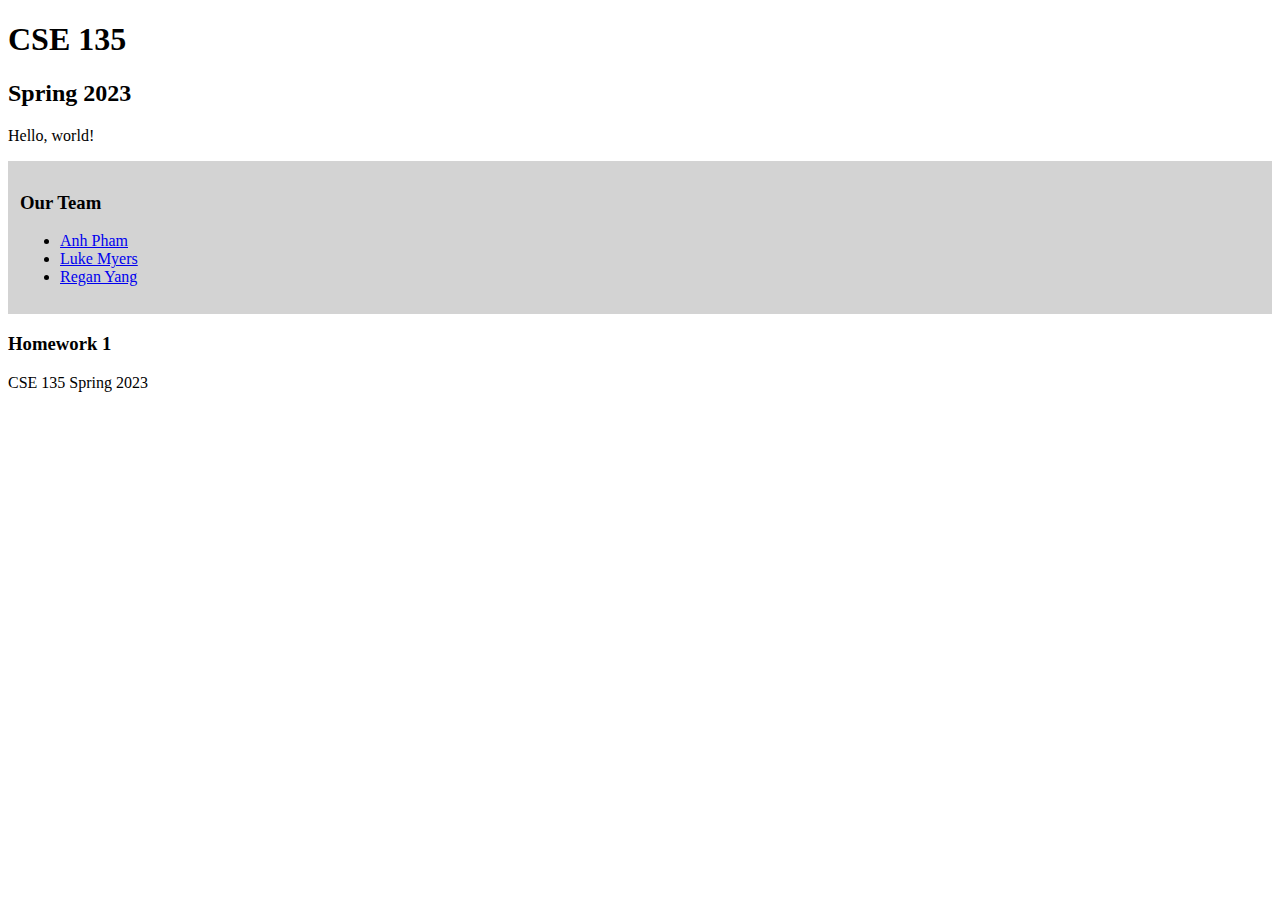
<file: index.html>
<!DOCTYPE html>
<html lang="en">

<head>
  <meta charset="utf-8">
  <meta name="viewport" content="width=device-width">
  <meta name="color-scheme" content="light dark">
  <link rel="stylesheet" href="styles.css">
  <title>CSE 135</title>
</head>

<body>
  <header>
    <h1>CSE 135</h1>
    <h2>Spring 2023</h2>
  </header>
  
  <p>Hello, world!</p>

  <aside>
    <h3>Our Team</h3>
      <ul>
      <li><a href="./members/anhpham.html">Anh Pham</a></li>
      <li><a href="./members/lukemyers.html">Luke Myers</a></li>
      <li><a href="./members/reganyang.html">Regan Yang</a></li>
    </ul>
  </aside>
  
  <section>
    <h3>Homework 1</h3>
  </section>
  
  <footer>
    <p>CSE 135 Spring 2023</p>
  </footer>

</body>

</html>
</file>
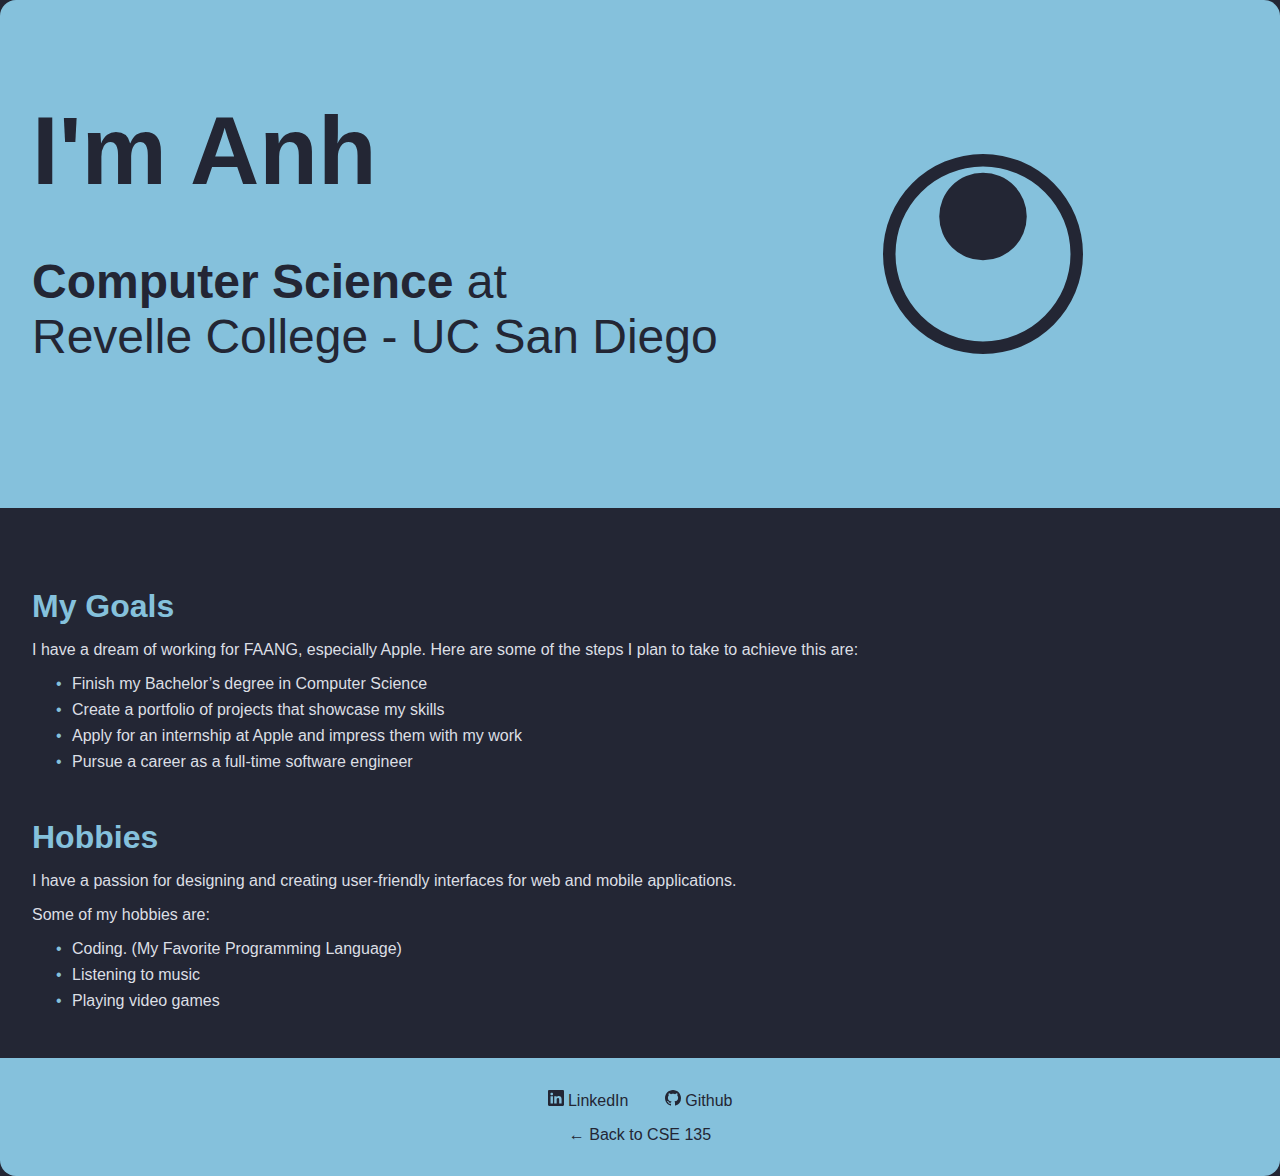
<file: members/anhpham.html>
<!DOCTYPE html>
<html lang="en">

<head>
    <meta charset="UTF-8">
    <meta http-equiv="X-UA-Compatible" content="IE=edge">
    <meta name="viewport" content="width=device-width, initial-scale=1.0">
    <title>Members - Anh Pham</title>

    <style>
        :root {
            --black: #232634;
            --white: #DCDFE4;
            --sapphire: #85c1dc;
            --primary-color: var(--black);
            --secondary-color: var(--sapphire);
        }

        html {
            background-color: var(--primary-color);
        }

        body {
            margin: 0;
            padding: 0;
            font-family: Arial, Helvetica, sans-serif;
        }

        /* HEADER */
        header {
            background-color: var(--secondary-color);
            color: var(--primary-color);
            padding: 2rem;
            text-align: center;
            font-size: 2.5rem;
            display: flex;
            flex-direction: column;
            align-items: center;
            animation: fade 2s;
            border-top-left-radius: 1rem;
            border-top-right-radius: 1rem;
        }

        header .content {
            flex-direction: row;
            align-items: center;
        }

        header .content {
            display: flex;
            flex-direction: column;
            align-items: center;
        }

        header h1 {
            margin: 0;
        }

        header svg {
            width: 200px;
            height: 200px;
            margin: 2rem 0;
        }

        /* MAIN */
        main {
            padding: 2rem;
            text-align: center;
            color: var(--white);
            background-color: var(--black);
        }

        main h2 {
            font-size: 2rem;
            margin: 3rem 0 1rem 0;
            color: var(--secondary-color);
        }

        main p {
            font-size: 1rem;
            margin: 1rem 0;
        }

        main h2:first-of-type {
            animation: fade-n-fly 0.5s;
        }

        main article {
            animation: fade-n-fly 2s;
        }


        /* FOOTER */
        footer {
            background-color: var(--secondary-color);
            color: var(--primary-color);
            padding: 2rem;
            text-align: center;
            border-bottom-left-radius: 1rem;
            border-bottom-right-radius: 1rem;
        }

        footer a {
            color: var(--primary-color);
            text-decoration: none;
            margin: 0 1rem;
        }

        footer a:hover {
            text-decoration: underline;
        }

        footer .back-to-home {
            margin-top: 1rem;
        }

        /* LIST */
        ul {
            list-style-type: none;
        }

        ul li::before {
            content: "•";
            color: var(--secondary-color);
            display: inline-block;
            width: 1em;
            margin-left: -1em;
        }

        ul li {
            margin: 0.5rem 0;
        }

        .mobile-hidden {
            display: none;
        }

        /* ANIMATION */

        /* Animation header fading text with @keyframes */
        @keyframes fade {
            from {
                opacity: 0;
            }

            to {
                opacity: 1;
            }
        }

        /* FadeandFlyIn Bottom to top */
        @keyframes fade-n-fly {
            0% {
                opacity: 0;
                transform: translateY(30%);
            }

            100% {
                opacity: 1;
                transform: translateY(0);
            }
        }

        /* Desktop */
        @media (min-width: 768px) {

            .mobile-hidden {
                display: initial;
            }

            h1,
            h2,
            h3,
            h4,
            h5,
            h6,
            p {
                text-align: left;
            }

            ul,
            li {
                text-align: left;
            }

            header {
                padding: 6rem 2rem;
                font-size: 3rem;
                flex-direction: row;
            }

            header .content {
                align-items: flex-start;
            }

            header svg {
                margin: auto;
            }
        }
    </style>
</head>

<body>
    <header>
        <div class="content">
            <h1>I'm <span>Anh</span></h1>
            <p><b>Computer Science</b> at <br>Revelle College - UC San Diego</p>
        </div>
        <svg xmlns="http://www.w3.org/2000/svg" width="200" height="200" fill="currentColor" class="bi bi-person-circle"
            viewBox="0 0 16 16">
            <path
                d="M8 0a8 8 0 1 0 0 16A8 8 0 0 0 8 0zm0 1a7 7 0 1 1 0 14A7 7 0 0 1 8 1zm3.5 4a3.5 3.5 0 1 0-7 0 3.5 3.5 0 0 0 7 0z" />
        </svg>


        <!-- <img loading="lazy" src="./../assets/anh/illu-200.png" alt="Anh Pham" width="200" height="200"> -->
    </header>

    <main>
        <article>
            <h2>My Goals</h2>
            <p>I have a dream of working for FAANG, especially Apple. Here are some of the steps I plan to take to
                achieve this are:</p>
            <ul>
                <li>Finish my Bachelor’s degree in Computer Science</li>
                <li>Create a portfolio of projects that showcase my skills</li>
                <li>Apply for an internship at Apple and impress them with my work</li>
                <li>Pursue a career as a full-time software engineer</li>
            </ul>
        </article>

        <article>
            <h2>Hobbies</h2>
            <p>I have a passion for designing and creating user-friendly interfaces for web and mobile applications.</p>

            <p>Some of my hobbies are:</p>
            <ul>
                <li>Coding. (My Favorite Programming Language)</li>
                <li>Listening to music</li>
                <li>Playing video games</li>
            </ul>
        </article>
    </main>

    <footer>
        <!-- Social media links with inline SVG icons from icons.getbootstrap.com -->
        <div class="social">
            <a href="https://www.linkedin.com/in/phuanh004/" target="_blank">
                <svg xmlns="http://www.w3.org/2000/svg" width="16" height="16" fill="currentColor" viewBox="0 0 16 16">
                    <path
                        d="M0 1.146C0 .513.526 0 1.175 0h13.65C15.474 0 16 .513 16 1.146v13.708c0 .633-.526 1.146-1.175 1.146H1.175C.526 16 0 15.487 0 14.854V1.146zm4.943 12.248V6.169H2.542v7.225h2.401zm-1.2-8.212c.837 0 1.358-.554 1.358-1.248-.015-.709-.52-1.248-1.342-1.248-.822 0-1.359.54-1.359 1.248 0 .694.521 1.248 1.327 1.248h.016zm4.908 8.212V9.359c0-.216.016-.432.08-.586.173-.431.568-.878 1.232-.878.869 0 1.216.662 1.216 1.634v3.865h2.401V9.25c0-2.22-1.184-3.252-2.764-3.252-1.274 0-1.845.7-2.165 1.193v.025h-.016a5.54 5.54 0 0 1 .016-.025V6.169h-2.4c.03.678 0 7.225 0 7.225h2.4z" />
                </svg>
                <span class="mobile-hidden">LinkedIn</span>
            </a>

            <!-- Github -->
            <a href="https://github.com/phuanh004" target="_blank">
                <svg xmlns="http://www.w3.org/2000/svg" width="16" height="16" fill="currentColor" viewBox="0 0 16 16">
                    <path
                        d="M8 0C3.58 0 0 3.58 0 8c0 3.54 2.29 6.53 5.47 7.59.4.07.55-.17.55-.38 0-.19-.01-.82-.01-1.49-2.01.37-2.53-.49-2.69-.94-.09-.23-.48-.94-.82-1.13-.28-.15-.68-.52-.01-.53.63-.01 1.08.58 1.23.82.72 1.21 1.87.87 2.33.66.07-.52.28-.87.51-1.07-1.78-.2-3.64-.89-3.64-3.95 0-.87.31-1.59.82-2.15-.08-.2-.36-1.02.08-2.12 0 0 .67-.21 2.2.82.64-.18 1.32-.27 2-.27.68 0 1.36.09 2 .27 1.53-1.04 2.2-.82 2.2-.82.44 1.1.16 1.92.08 2.12.51.56.82 1.27.82 2.15 0 3.07-1.87 3.75-3.65 3.95.29.25.54.73.54 1.48 0 1.07-.01 1.93-.01 2.2 0 .21.15.46.55.38A8.012 8.012 0 0 0 16 8c0-4.42-3.58-8-8-8z" />
                </svg>
                <span class="mobile-hidden">Github</span>
            </a>
        </div>
        <div class="back-to-home">
            <a href="../">← Back to CSE 135</a>
        </div>
    </footer>


</body>

</html>
</file>
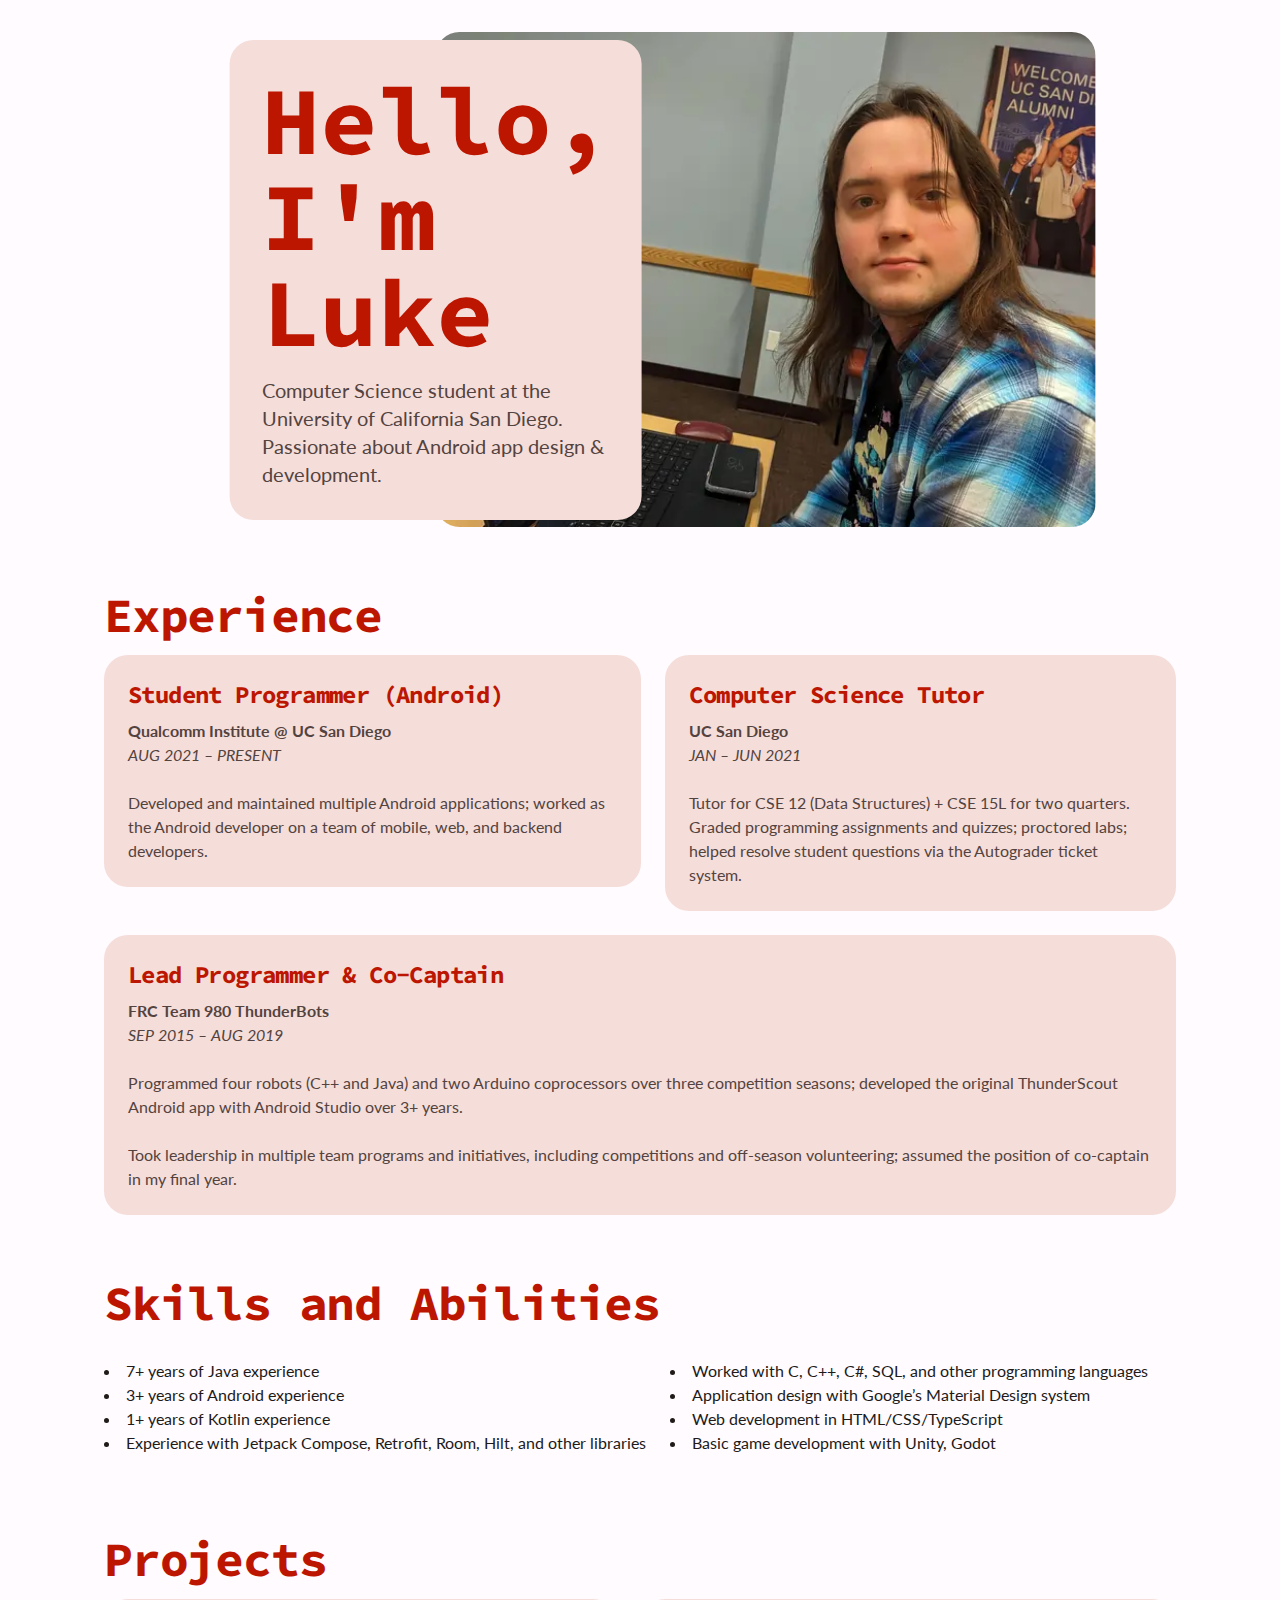
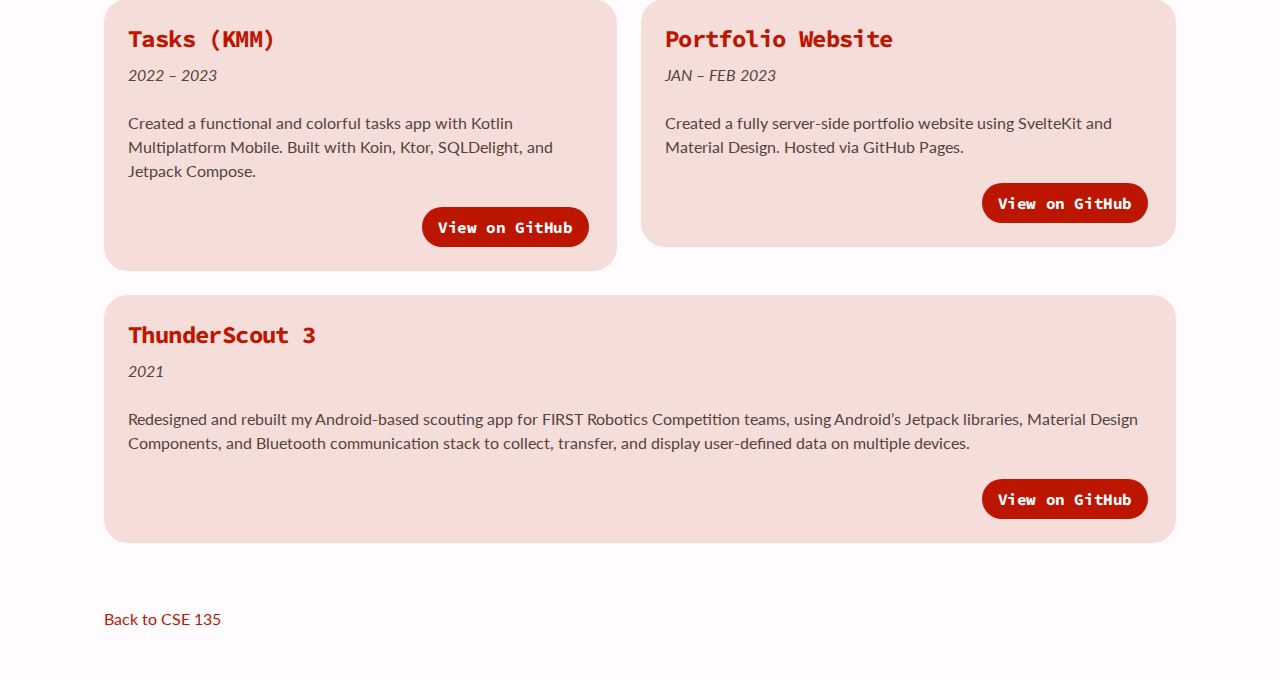
<file: members/lukemyers.html>
<!DOCTYPE html>
<html lang="en">
  <head>
    <meta charset="utf-8">
    <meta name="viewport" content="width=device-width">
    <meta name="color-scheme" content="light dark">
    <link rel="stylesheet" href="../assets/lukemyers/styles.css">
    <link
      rel="stylesheet"
      href="https://fonts.googleapis.com/css2?family=Lato:ital,wght@0,400;0,700;1,400&amp;family=Source+Code+Pro:wght@700&amp;display=swap"
    >
    <title>Luke Myers | CSE 135</title>
  </head>
  <body>
    <header class="card main-header">
      <div class="card-content">
        <h1>Hello, I'm Luke</h1>
        <p>
          Computer Science student at the University of California San Diego.
          Passionate about Android app design & development.
        </p>
      </div>
      <picture>
        <img
          srcset="../assets/lukemyers/header-640.webp 640w, ../assets/lukemyers/header-960.webp 960w, ../assets/lukemyers/header-1920.webp 1920w"
          sizes="50svw"
          alt="Photo of me!"
          src="../assets/lukemyers/header-640.webp"
      >
      </picture>
    </header>
    <main>
      <section>
        <h2>Experience</h2>
        <div class="flex-layout flex-row">
          <div class="flex-item card card-content">
            <h3>Student Programmer (Android)</h3>
            <p><strong>Qualcomm Institute @ UC San Diego</strong></p>
            <p><em class="uppercase">Aug 2021 – Present</em></p>
            <p>&nbsp;</p>
            <p>
              Developed and maintained multiple Android applications; worked as
              the Android developer on a team of mobile, web, and backend
              developers.
            </p>
          </div>
          <div class="flex-item card card-content">
            <h3>Computer Science Tutor</h3>
            <p><strong>UC San Diego</strong></p>
            <p><em class="uppercase">Jan – Jun 2021</em></p>
            <p>&nbsp;</p>
            <p>
              Tutor for CSE 12 (Data Structures) + CSE 15L for two quarters.
              Graded programming assignments and quizzes; proctored labs; helped
              resolve student questions via the Autograder ticket system.
            </p>
          </div>
          <div class="flex-item card card-content">
            <h3>Lead Programmer & Co-Captain</h3>
            <p><strong>FRC Team 980 ThunderBots</strong></p>
            <p><em class="uppercase">Sep 2015 – Aug 2019</em></p>
            <p>&nbsp;</p>
            <p>
              Programmed four robots (C++ and Java) and two Arduino coprocessors
              over three competition seasons; developed the original
              ThunderScout Android app with Android Studio over 3+ years.
            </p>
            <p>&nbsp;</p>
            <p>
              Took leadership in multiple team programs and initiatives,
              including competitions and off-season volunteering; assumed the
              position of co-captain in my final year.
            </p>
          </div>
        </div>
      </section>
      <!--<section>
        <h2>Education</h2>
        <div class="flex-layout flex-row">
          <div class="flex-item card card-content surface">
            Describe my education at UC San Diego. Duis aute irure dolor in
            reprehenderit in voluptate velit esse cillum dolore eu fugiat nulla
            pariatur. Excepteur sint occaecat cupidatat non proident, sunt in
            culpa qui officia deserunt mollit anim id est laborum.
          </div>
        </div>
      </section>-->
      <section>
        <h2>Skills and Abilities</h2>
        <div class="flex-layout flex-row">
          <ul class="flex-item">
            <li>7+ years of Java experience</li>
            <li>3+ years of Android experience</li>
            <li>1+ years of Kotlin experience</li>
            <li>
              Experience with Jetpack Compose, Retrofit, Room, Hilt, and other
              libraries
            </li>
          </ul>
          <ul class="flex-item">
            <li>Worked with C, C++, C#, SQL, and other programming languages</li>
            <li>Application design with Google’s Material Design system</li>
            <li>Web development in HTML/CSS/TypeScript</li>
            <li>Basic game development with Unity, Godot</li>
          </ul>
        </div>
      </section>
      <section>
        <h2>Projects</h2>
        <div class="flex-layout flex-row">
          <div class="flex-item card">
            <div class="card-content">
              <h3>Tasks (KMM)</h3>
              <p><em class="uppercase">2022 – 2023</em></p>
              <p>&nbsp;</p>
              <p>
                Created a functional and colorful tasks app with Kotlin Multiplatform Mobile.
                Built with Koin, Ktor, SQLDelight, and Jetpack Compose. 
              </p>
              <p>&nbsp;</p>
              <div class="action-group">
                <a
                  class="action"
                  href="https://github.com/19lmyers/tasks-kmm/"
                  ><span class="text">View on GitHub</span></a
                >
              </div>
            </div>
          </div>
          <div class="flex-item card">
            <div class="card-content">
              <h3>Portfolio Website</h3>
              <p><em class="uppercase">Jan – Feb 2023</em></p>
              <p>&nbsp;</p>
              <p>Created a fully server-side portfolio website using SvelteKit and Material Design. Hosted via GitHub Pages.</p>
              <p>&nbsp;</p>
              <div class="action-group">
                <a
                  class="action"
                  href="https://github.com/19lmyers/lukemyers.dev/"
                  ><span class="text">View on GitHub</span></a
                >
              </div>
            </div>
          </div>
          <div class="flex-item card">
            <div class="card-content">
              <h3>ThunderScout 3</h3>
              <p><em class="uppercase">2021</em></p>
              <p>&nbsp;</p>
              <p>
                Redesigned and rebuilt my Android-based scouting app for FIRST
                Robotics Competition teams, using Android’s Jetpack libraries,
                Material Design Components, and Bluetooth communication stack to
                collect, transfer, and display user-defined data on multiple
                devices.
              </p>
              <p>&nbsp;</p>
              <div class="action-group">
                <a
                  class="action"
                  href="https://github.com/19lmyers/ThunderScout/"
                  ><span class="text">View on GitHub</span></a
                >
              </div>
            </div>
          </div>
        </div>
      </section>
    </main>
    <footer class="flex-layout">
      <div class="flex-item"><a href="../">Back to CSE 135</a></div>
    </footer>
  </body>
</html>
</file>
<file: styles.css>
aside {
    background-color: lightgray;
    padding: 12px;
    width: auto;
}
</file>
<file: assets/lukemyers/styles.css>
/* Color Vars & Theming */
:root {
    --color-primary-light: #bc1600;
    --color-onPrimary-light: #ffffff;
    --color-primaryContainer-light: #ffdad4;
    --color-onPrimaryContainer-light: #3f0300;
    --color-secondary-light: #775650;
    --color-onSecondary-light: #ffffff;
    --color-secondaryContainer-light: #ffdad4;
    --color-onSecondaryContainer-light: #2c1511;
    --color-tertiary-light: #006688;
    --color-onTertiary-light: #ffffff;
    --color-tertiaryContainer-light: #c1e8ff;
    --color-onTertiaryContainer-light: #001e2b;
    --color-error-light: #ba1a1a;
    --color-onError-light: #ffffff;
    --color-errorContainer-light: #ffdad6;
    --color-onErrorContainer-light: #410002;
    --color-background-light: #fffbff;
    --color-onBackground-light: #201a19;
    --color-surface-light: #fffbff;
    --color-onSurface-light: #201a19;
    --color-surfaceVariant-light: #f5ddd9;
    --color-onSurfaceVariant-light: #534340;
    --color-outline-light: #857370;
    --color-outlineVariant-light: #d8c2be;
    --color-shadow-light: #000000;
    --color-scrim-light: #000000;
    --color-primary-dark: #ffb4a6;
    --color-onPrimary-dark: #660700;
    --color-primaryContainer-dark: #900e00;
    --color-onPrimaryContainer-dark: #ffdad4;
    --color-secondary-dark: #e7bdb5;
    --color-onSecondary-dark: #5d3f3a;
    --color-secondaryContainer-dark: #5d3f3a;
    --color-onSecondaryContainer-dark: #ffdad4;
    --color-tertiary-dark: #75d1ff;
    --color-onTertiary-dark: #003548;
    --color-tertiaryContainer-dark: #004d67;
    --color-onTertiaryContainer-dark: #c1e8ff;
    --color-error-dark: #ffb4ab;
    --color-onError-dark: #690005;
    --color-errorContainer-dark: #93000a;
    --color-onErrorContainer-dark: #ffb4ab;
    --color-background-dark: #201a19;
    --color-onBackground-dark: #ede0dd;
    --color-surface-dark: #201a19;
    --color-onSurface-dark: #ede0dd;
    --color-surfaceVariant-dark: #534340;
    --color-onSurfaceVariant-dark: #d8c2be;
    --color-outline-dark: #a08c89;
    --color-outlineVariant-dark: #534340;
    --color-shadow-dark: #000000;
    --color-scrim-dark: #000000;
}
@media (prefers-color-scheme: light) {
    :root {
        --color-primary: var(--color-primary-light);
        --color-onPrimary: var(--color-onPrimary-light);
        --color-primaryContainer: var(--color-primaryContainer-light);
        --color-onPrimaryContainer: var(--color-onPrimaryContainer-light);
        --color-secondary: var(--color-secondary-light);
        --color-onSecondary: var(--color-onSecondary-light);
        --color-secondaryContainer: var(--color-secondaryContainer-light);
        --color-onSecondaryContainer: var(--color-onSecondaryContainer-light);
        --color-tertiary: var(--color-tertiary-light);
        --color-onTertiary: var(--color-onTertiary-light);
        --color-tertiaryContainer: var(--color-tertiaryContainer-light);
        --color-onTertiaryContainer: var(--color-onTertiaryContainer-light);
        --color-error: var(--color-error-light);
        --color-onError: var(--color-onError-light);
        --color-errorContainer: var(--color-errorContainer-light);
        --color-onErrorContainer: var(--color-onErrorContainer-light);
        --color-background: var(--color-background-light);
        --color-onBackground: var(--color-onBackground-light);
        --color-surface: var(--color-surface-light);
        --color-onSurface: var(--color-onSurface-light);
        --color-surfaceVariant: var(--color-surfaceVariant-light);
        --color-onSurfaceVariant: var(--color-onSurfaceVariant-light);
        --color-outline: var(--color-outline-light);
        --color-outlineVariant: var(--color-outlineVariant-light);
        --color-shadow: var(--color-shadow-light);
        --color-scrim: var(--color-scrim-light);
    }
}
@media (prefers-color-scheme: dark) {
    :root {
        --color-primary: var(--color-primary-dark);
        --color-onPrimary: var(--color-onPrimary-dark);
        --color-primaryContainer: var(--color-primaryContainer-dark);
        --color-onPrimaryContainer: var(--color-onPrimaryContainer-dark);
        --color-secondary: var(--color-secondary-dark);
        --color-onSecondary: var(--color-onSecondary-dark);
        --color-secondaryContainer: var(--color-secondaryContainer-dark);
        --color-onSecondaryContainer: var(--color-onSecondaryContainer-dark);
        --color-tertiary: var(--color-tertiary-dark);
        --color-onTertiary: var(--color-onTertiary-dark);
        --color-tertiaryContainer: var(--color-tertiaryContainer-dark);
        --color-onTertiaryContainer: var(--color-onTertiaryContainer-dark);
        --color-error: var(--color-error-dark);
        --color-onError: var(--color-onError-dark);
        --color-errorContainer: var(--color-errorContainer-dark);
        --color-onErrorContainer: var(--color-onErrorContainer-dark);
        --color-background: var(--color-background-dark);
        --color-onBackground: var(--color-onBackground-dark);
        --color-surface: var(--color-surface-dark);
        --color-onSurface: var(--color-onSurface-dark);
        --color-surfaceVariant: var(--color-surfaceVariant-dark);
        --color-onSurfaceVariant: var(--color-onSurfaceVariant-dark);
        --color-outline: var(--color-outline-dark);
        --color-outlineVariant: var(--color-outlineVariant-dark);
        --color-shadow: var(--color-shadow-dark);
        --color-scrim: var(--color-scrim-dark);
    }
}

/* Reset Styles */
input,
textarea {
    border: none;
    background-image: none;
    background-color: transparent;
    box-shadow: none;
}

input:focus,
textarea:focus {
    outline: none;
}

/* Base Styles */
*,
*:after,
*:before {
    box-sizing: border-box;

    transition-timing-function: cubic-bezier(0.4, 0, 0.2, 1);
    transition-duration: 0.25s;
}

body {
    color: var(--color-onBackground);
    background-color: var(--color-background);
    font-family: Lato, sans-serif;
    line-height: 1.5;
}

::selection {
    color: var(--color-onTertiary);
    background-color: var(--color-tertiary);
}

h1,
h2,
h3,
h4,
h5,
h6 {
    font-family: 'Source Code Pro', monospace;
    font-weight: 700;
}

blockquote,
dd,
dl,
figure,
h1,
h2,
h3,
h4,
h5,
h6,
hr,
p,
pre {
    margin: 0;
}

a {
    color: var(--color-primary);
    text-decoration: inherit;
}

a:hover {
    color: var(--color-tertiary);
    box-shadow: inset 0 0 0 var(--color-tertiary), 0 3px 0 var(--color-tertiary);
}

a:focus {
    box-shadow: 0 0 0 3px var(--color-tertiary);
    outline: 2px solid transparent;
    outline-offset: 2px;
}

strong {
    font-weight: 700;
}
em {
    font-style: italic;
}

.uppercase {
    text-transform: uppercase;
}
.text-center {
    text-align: center;
}
.text-left {
    text-align: left;
}

.center {
    margin: auto;
}

/* Section */
section {
    margin: 3rem 1.5rem;
}

@media (min-width: 640px) {
    section {
        margin: 3rem;
    }
}

@media (min-width: 1024px) {
    section {
        margin: 4rem 6rem;
    }
}

section h2 {
    color: var(--color-primary);
    font-size: 2.25rem;
    line-height: 2.25rem;
    letter-spacing: -0.025em;
    padding-bottom: 1rem;
}

@media (min-width: 1280px) {
    section h2 {
        font-size: 3rem;
        line-height: 1;
    }
}

/* Flex Layout */
.flex-layout {
    display: flex;
    flex-direction: row;
    flex-wrap: wrap;
    gap: 1.5rem;
}

.flex-column {
    flex-direction: column;
}

.flex-row {
    flex-direction: row;
}

.flex-row-reverse {
    flex-direction: row-reverse;
}

/* Flex Item */
.flex-item {
    flex: 0 1 auto;
}

/* Card */
.card {
    color: var(--color-onSurfaceVariant);
    background-color: var(--color-surfaceVariant);
    border-radius: 1.5rem;
    display: flex;
    flex-direction: column;
    flex: 1 1 auto;
    width: min-content;
    height: min-content;
    min-width: 250px;
}

@media (min-width: 640px) {
    .card {
        min-width: 400px;
    }
}

.card-content {
    padding: 1.5rem;
}

.card picture {
    display: flex;
    width: 100%;
    height: 100%;
}

.card img {
    background-color: var(--color-primary);
    border-radius: 1.5rem 1.5rem 0 0;

    width: 100%;
    max-height: 35svh;

    object-fit: cover;
}

@media screen {
    .card img {
        border-radius: 1.5rem 1.5rem 0 0;
    }
}

.card > img {
    border-radius: 1.5rem;
}

@media (min-width: 640px) {
    .card img {
        max-height: 30svh;
    }

  .card.img-large img {
        max-height: 60svh;
    }
}

.card h3 {
    color: var(--color-primary);
    font-size: 1.5rem;
    line-height: 2rem;
    letter-spacing: -0.025em;
    margin-bottom: 0.5rem;
}

.surface {
    color: var(--color-onSurface);
    background-color: var(--color-surface);
}

/* Action Links */
.action-group {
    margin-top: auto;
    display: flex;
    justify-content: flex-end;
}

.action {
    padding: 0.5rem 1rem;
    margin: 0 0.25rem;
    color: var(--color-onPrimary);
    background-color: var(--color-primary);
    border-radius: 1.75rem;
    display: flex;
    width: fit-content;
}

.action:hover {
    color: var(--color-onSecondary);
    background-color: var(--color-secondary);
    border-radius: 0.75rem;
    text-decoration: none;
    box-shadow: none;
}

.action:active {
    color: var(--color-onTertiary);
    background-color: var(--color-tertiary);
}

.action .text,
input.action {
    font-family: 'Source Code Pro', monospace;
    font-weight: 700;
    line-height: 1.5rem;
    letter-spacing: -0.025em;
}

/* Header */
header.card {
    margin: 1.5rem;
    width: auto;
}

header h1 {
    color: var(--color-primary);
    font-size: 3.75rem;
    line-height: 1;
    padding-bottom: 1rem;
}

header p {
    font-size: 1.125rem;
    line-height: 1.75rem;
}

header img,
header.card img {
    border-radius: 1.5rem;

    height: inherit;
    min-width: 50svw;
    max-height: 75svh;
}

@media screen and (min-width: 640px) {
    header.main-header {
        width: auto;
        margin: 2rem 4rem 3rem;

        display: flex;
        flex-direction: row;
        align-items: center;
        justify-content: center;

        color: var(--color-onSurface);
        background-color: var(--color-surface);

        transform: translateX(-7.5%);
    }

  header.main-header .card-content {
        width: min-content;
        height: min-content;

        color: var(--color-onSurfaceVariant);
        background-color: var(--color-surfaceVariant);
        border-radius: 1.5rem;

        transform: translateX(50%);

        padding: 2rem;
    }
}

@media (min-width: 1024px) {
    header.card {
        margin-left: 6rem;
        margin-right: 6rem;
    }
}

@media (min-width: 1280px) {
    header h1 {
        font-size: 6rem;
    }

  header p {
        font-size: 1.25rem;
    }
}

/* Footer */
footer.flex-layout {
    margin: 3rem;
    width: auto;
    flex-direction: row;
}

@media (min-width: 1024px) {
    footer.flex-layout {
        margin-left: 6rem;
        margin-right: 6rem;
    }
}

footer .flex-item {
    flex: 0 1 auto;
    white-space: nowrap;
}

footer .flex-item:first-child {
    margin-right: auto;
}

/* Bullet */
ul {
    list-style-type: disc;
    list-style-position: inside;
    padding: 0;
}

/* Form */
input,
select,
textarea {
    width: 100%;
    margin-bottom: 1rem;
    background-color: var(--color-surface);
    color: var(--color-onSurface);
}

textarea {
    min-height: 100px;
}

/* Form */
.form .card:not(header) {
    width: 100%;
    max-width: 600px;
}

input,
select,
textarea {
    width: 100%;
    margin-bottom: 1rem;
}

input[type="text"],
input[type="email"],
textarea {
    outline: 2px solid var(--color-onSurfaceVariant);
    border-radius: 0.75rem;

    font-family: Lato, sans-serif;
    font-size: 1em;

    margin: 12px auto 24px auto;
    padding: 6px;
}

input:focus,
textarea:focus {
    box-shadow: 0 0 0 3px var(--color-tertiary);
    outline: 2px solid transparent;
    outline-offset: 2px;
}

textarea {
    min-height: 100px;
}

input[type="submit"] {
    cursor: pointer;
}

/* Print Styles */
@media print {
    .flex-layout {
        gap: 0;
    }

  .card {
        color: var(--color-onBackground);
        background-color: var(--color-background);
    }

  .action {
        color: var(--color-primary);
    }
}
</file>
